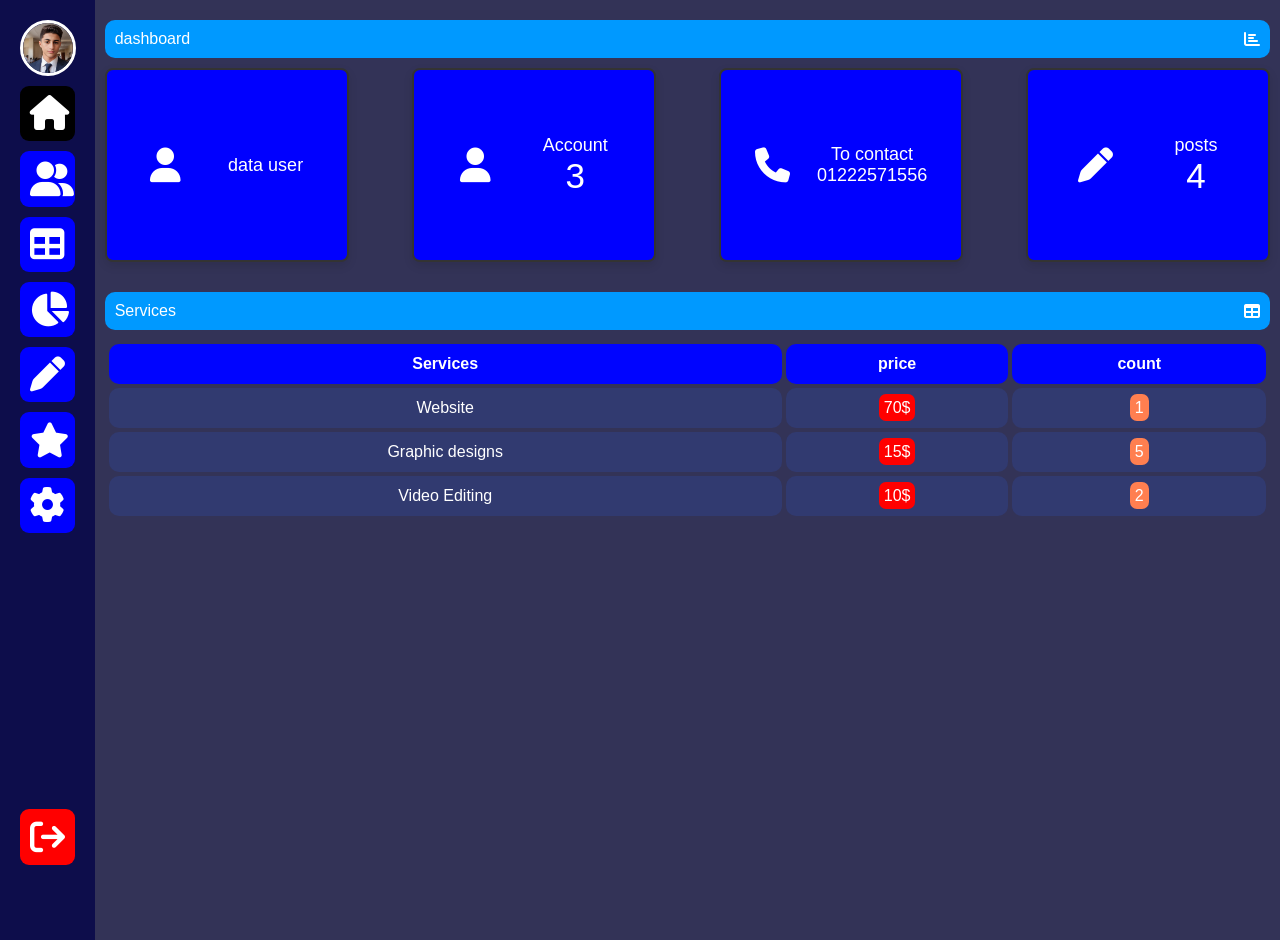
<file: index.HTML>
<!DOCTYPE html>
<html lang="en">
<head>
    <meta charset="UTF-8">
    <meta name="viewport" content="width=device-width, initial-scale=1.0">
    <title>Omar Mohamed</title>
    <link rel="stylesheet" href="C.CSS">
    <link rel="stylesheet" href="https://cdnjs.cloudflare.com/ajax/libs/font-awesome/6.4.0/css/all.min.css">

</head>
<body>
    <!--parent-->
   <div class="menu"> 
    <ul><!--القائمه -->
<li class="profiled"> <!--img code -->
    <div class="img1 ">
<img src="ba73108171834d0f9fe9571f8538a533.jpg" alt="profile">
    </div> 
    <h2>Omar Mohamed</h2>

</li><!--img code -->

<li><!--hOME iCON -->
    <a  class="mm" href="#">
        <i class="fas fa-home"></i>
        <p>Home</p>
    </a>
</li><!--hOME iCON -->

<li><!--Clients iCON -->
    <a href="o2.html"  class="Clients">
        <i class="fas fa-user-group"></i>
        
        <p>Work team</p>
    </a>
</li><!--Clients iCON -->


<li><!--tabel iCON -->
    <a href="o3.html" class="Clients">
        <i class="fas fa-table"></i>
        <p>Services</p>
    </a>
</li><!--tabel iCON -->

<li><!--charts iCON -->
    <a href="o4.html" class="Clients">
        <i class="fas fa-chart-pie"></i>
        <p>charts</p>
    </a>
</li><!--charts iCON -->


<li><!--postse iCON -->
    <a href="o5.html">
        <i class="fas fa-pen"></i>
        <p>posts</p>
    </a>
</li><!--posts iCON -->


<li><!--favorite work iCON -->
    <a href="O6.HTML">
        <i class="fas fa-star"></i>
        <p>favorite work</p>
    </a>
</li><!--favorite work iCON -->

<li><!--Settings iCON -->
    <a href="#">
        <i class="fas fa-cog"></i>
        <p>Settings</p>
    </a>
</li><!--Settings iCON -->

<li class="log-out"><!--log out iCON -->
    <a href="https://www.google.com">
        <i class="fas fa-sign-out"></i>
        <p>log out</p>
    </a>
</li><!--log out  iCON -->

    </ul><!--القائمه -->
   </div><!--parent-->


   <div class="content"><!--parent-->
    <div class="title-info"><!--المحتوي -->
    <p>dashboard</p>
    <i class="fas fa-chart-bar"></i>
     </div><!--المحتوي -->
      
     <div class="data-info"><!--all box-->

        <a class="ss" href="m1.html">
          
            <div class="box"><!--data user-->
                <i class=" fas fa-user"></i>
                <div class="data "> 
                    <p>data user</p>
                </div>
            </div><!--data user-->
        </a>
            
             <a class="ss"  href="o9.html" >
                 <div class="box"><!--Account-->
                 <i class=" fas fa-user"></i> 
                <div class="data "> 
                    <p>Account</p>
                    <span>3</span>
                    
                </div>
            </div><!--Account-->

             </a>
             
               <a  class="ss"  href="">

            <div class="box"><!--التواصل-->
                <i class=" fas fa-phone"></i>
                <div class="data "> 
                    <p>To contact</p>
                     <p>01222571556</p>
                   
                </div>
            </div><!--التواصل-->

               </a>

 
             
            
         <a class="ss"  href="o5.html">
               <div class="box"><!--posts-->
                <i class=" fas fa-pen"></i>
                <div class="data "> 
                    <p>posts</p>
                    <span>4</span>
                   
                </div>
            </div><!--posts-->
         </a>

     </div><!--all box-->

      <div class="title-info"><!-- Servicesالمحتوي -->
    <p>Services</p>
    <i class="fas fa-table"></i>
     </div><!-- Servicesالمحتوي -->
    
     <table><!--Services-->

        <thead>
            <tr>
                <th>Services</th>
                <th>price</th>
                <th>count</th>
            </tr>
        </thead> 
        
        <tbody>
            <tr><!--website-->
                <td>Website</td>
                <TD><span class="price">70$</span></TD>
                <td><span class="count">1</span></td>
            </tr><!--website-->


            
            <tr><!--Graphic designs-->
                <td>Graphic designs</td>
                <TD><span class="price">15$</span></TD>
                <td><span class="count">5</span></td>
            </tr><!--Graphic designs-->


            
            <tr><!--Video Editing-->
                <td>Video Editing</td>
                <TD><span class="price">10$</span></TD>
                <td><span class="count">2</span></td>
            </tr><!--Video Editing-->
        </tbody>

     </table><!--Services-->


   </div><!--parent-->  
   
</body>
</html>
</file>
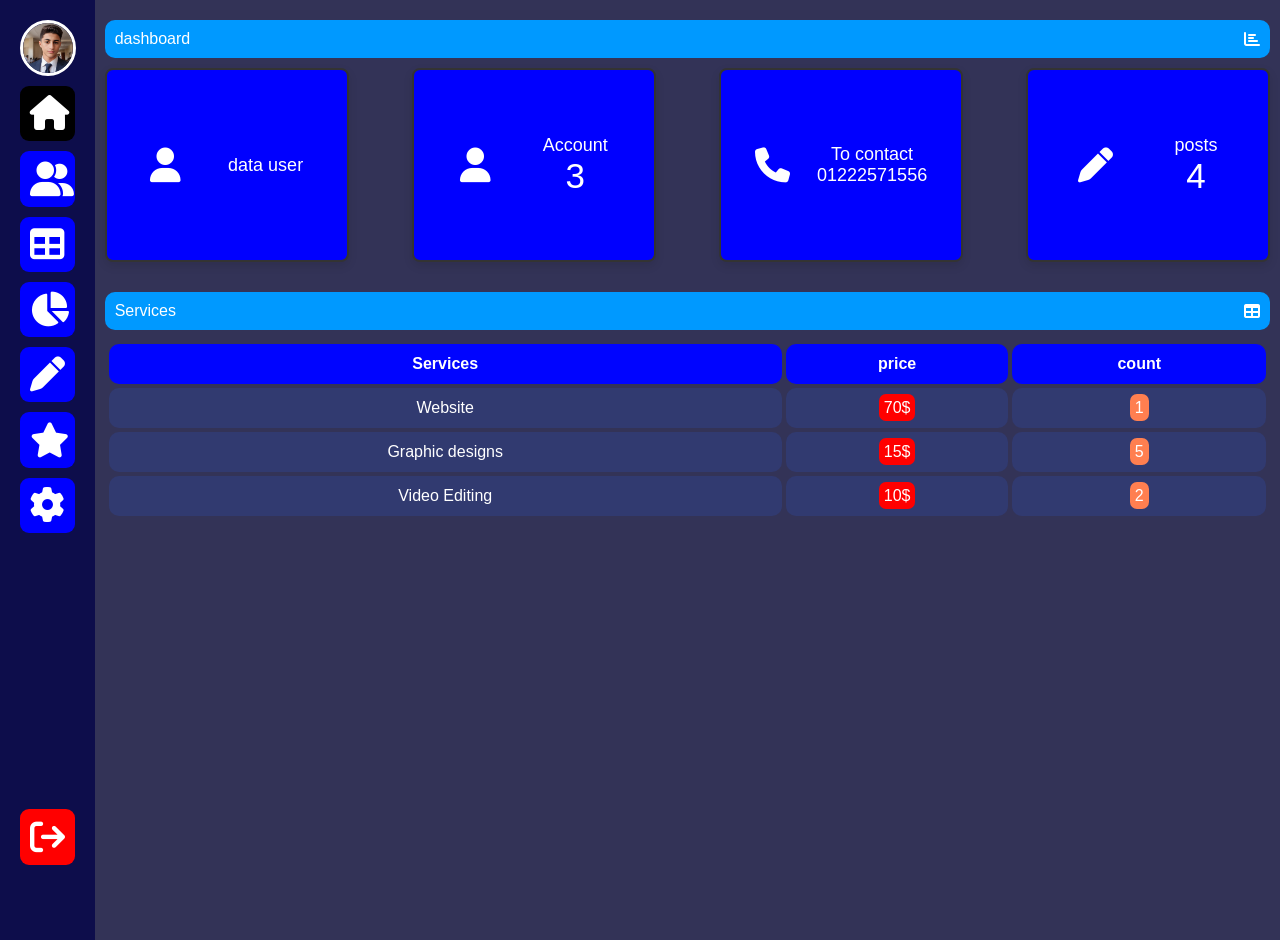
<file: H.HTML>
<!DOCTYPE html>
<html lang="en">
<head>
    <meta charset="UTF-8">
    <meta name="viewport" content="width=device-width, initial-scale=1.0">
    <title>Omar Mohamed</title>
    <link rel="stylesheet" href="C.CSS">
    <link rel="stylesheet" href="https://cdnjs.cloudflare.com/ajax/libs/font-awesome/6.4.0/css/all.min.css">

</head>
<body>
    <!--parent-->
   <div class="menu"> 
    <ul><!--القائمه -->
<li class="profiled"> <!--img code -->
    <div class="img1 ">
<img src="ba73108171834d0f9fe9571f8538a533.jpg" alt="profile">
    </div> 
    <h2>Omar Mohamed</h2>

</li><!--img code -->

<li><!--hOME iCON -->
    <a  class="mm" href="#">
        <i class="fas fa-home"></i>
        <p>Home</p>
    </a>
</li><!--hOME iCON -->

<li><!--Clients iCON -->
    <a href="o2.html"  class="Clients">
        <i class="fas fa-user-group"></i>
        
        <p>Work team</p>
    </a>
</li><!--Clients iCON -->


<li><!--tabel iCON -->
    <a href="o3.html" class="Clients">
        <i class="fas fa-table"></i>
        <p>Services</p>
    </a>
</li><!--tabel iCON -->

<li><!--charts iCON -->
    <a href="o4.html" class="Clients">
        <i class="fas fa-chart-pie"></i>
        <p>charts</p>
    </a>
</li><!--charts iCON -->


<li><!--postse iCON -->
    <a href="o5.html">
        <i class="fas fa-pen"></i>
        <p>posts</p>
    </a>
</li><!--posts iCON -->


<li><!--favorite work iCON -->
    <a href="O6.HTML">
        <i class="fas fa-star"></i>
        <p>favorite work</p>
    </a>
</li><!--favorite work iCON -->

<li><!--Settings iCON -->
    <a href="#">
        <i class="fas fa-cog"></i>
        <p>Settings</p>
    </a>
</li><!--Settings iCON -->

<li class="log-out"><!--log out iCON -->
    <a href="https://www.google.com">
        <i class="fas fa-sign-out"></i>
        <p>log out</p>
    </a>
</li><!--log out  iCON -->

    </ul><!--القائمه -->
   </div><!--parent-->


   <div class="content"><!--parent-->
    <div class="title-info"><!--المحتوي -->
    <p>dashboard</p>
    <i class="fas fa-chart-bar"></i>
     </div><!--المحتوي -->
      
     <div class="data-info"><!--all box-->

        <a class="ss" href="m1.html">
          
            <div class="box"><!--data user-->
                <i class=" fas fa-user"></i>
                <div class="data "> 
                    <p>data user</p>
                </div>
            </div><!--data user-->
        </a>
            
             <a class="ss"  href="o9.html" >
                 <div class="box"><!--Account-->
                 <i class=" fas fa-user"></i> 
                <div class="data "> 
                    <p>Account</p>
                    <span>3</span>
                    
                </div>
            </div><!--Account-->

             </a>
             
               <a  class="ss"  href="">

            <div class="box"><!--التواصل-->
                <i class=" fas fa-phone"></i>
                <div class="data "> 
                    <p>To contact</p>
                     <p>01222571556</p>
                   
                </div>
            </div><!--التواصل-->

               </a>

 
             
            
         <a class="ss"  href="o5.html">
               <div class="box"><!--posts-->
                <i class=" fas fa-pen"></i>
                <div class="data "> 
                    <p>posts</p>
                    <span>4</span>
                   
                </div>
            </div><!--posts-->
         </a>

     </div><!--all box-->

      <div class="title-info"><!-- Servicesالمحتوي -->
    <p>Services</p>
    <i class="fas fa-table"></i>
     </div><!-- Servicesالمحتوي -->
    
     <table><!--Services-->

        <thead>
            <tr>
                <th>Services</th>
                <th>price</th>
                <th>count</th>
            </tr>
        </thead> 
        
        <tbody>
            <tr><!--website-->
                <td>Website</td>
                <TD><span class="price">70$</span></TD>
                <td><span class="count">1</span></td>
            </tr><!--website-->


            
            <tr><!--Graphic designs-->
                <td>Graphic designs</td>
                <TD><span class="price">15$</span></TD>
                <td><span class="count">5</span></td>
            </tr><!--Graphic designs-->


            
            <tr><!--Video Editing-->
                <td>Video Editing</td>
                <TD><span class="price">10$</span></TD>
                <td><span class="count">2</span></td>
            </tr><!--Video Editing-->
        </tbody>

     </table><!--Services-->


   </div><!--parent-->  
   
</body>
</html>
</file>
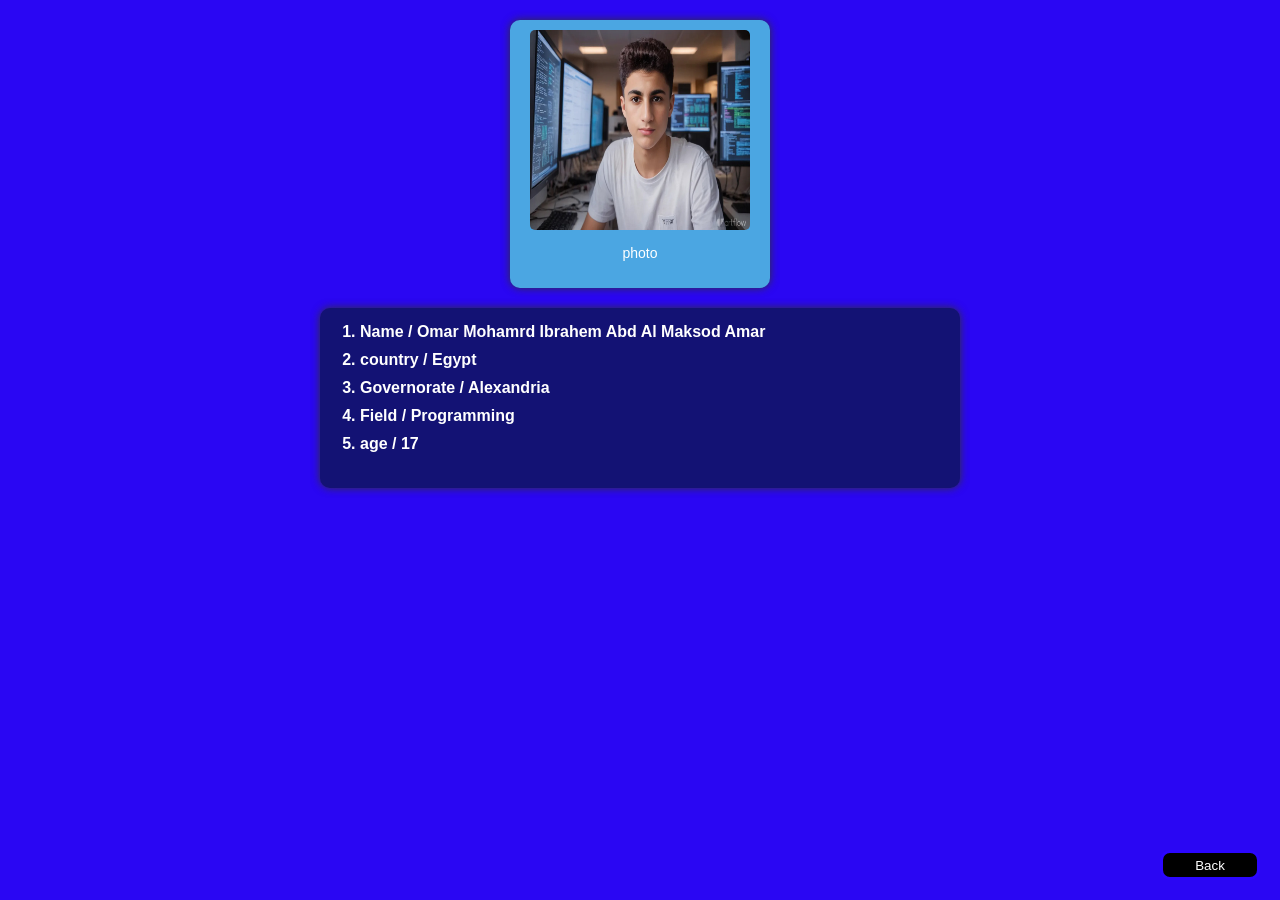
<file: m1.html>
<!DOCTYPE html>
<html lang="en">
<head>
    <meta charset="UTF-8">
    <meta name="viewport" content="width=device-width, initial-scale=1.0">
    <title>Omar Mohamed</title>
    <link rel="stylesheet" href="o10.css">
</head>
<body>

    <div class="container">
        <div class="img">
            <img src="img33.jpg" alt="Me">
            <p>photo</p>
        </div>

        <!-- المستطيل تحت الصورة -->
        <div class="box">
            <ol>
                <li>Name / Omar Mohamrd Ibrahem Abd Al Maksod Amar</li>
                <li>country / Egypt</li>
                <li>Governorate / Alexandria</li>
                <li>Field / Programming</li>
                <li>age / 17</li>
            </ol>
        </div>
    </div>
    
    <button class="back" onclick="history.back()">Back</button>

</body>
</html>
</file>
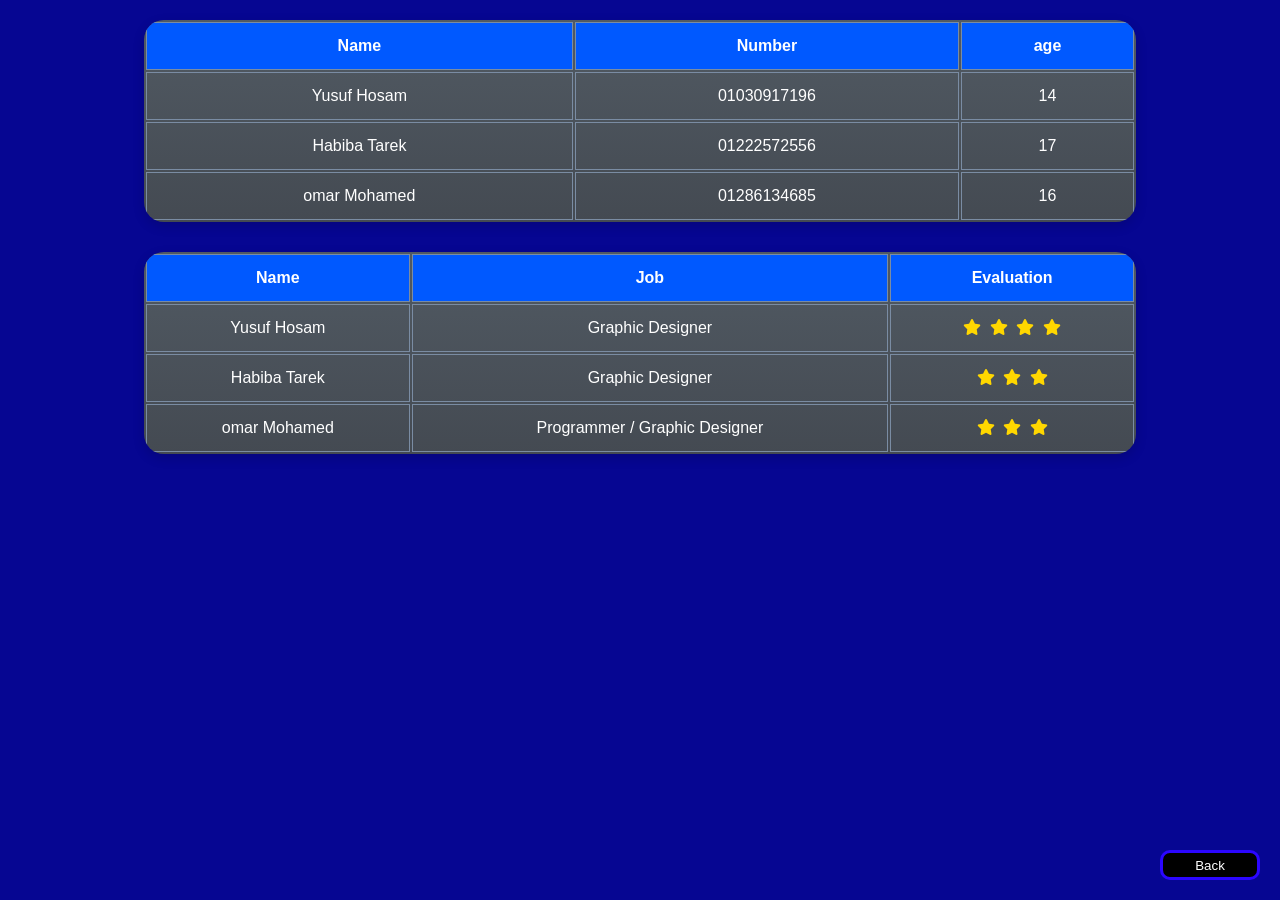
<file: o2.html>
<!DOCTYPE html>
<html lang="en">
<head>
    <meta charset="UTF-8">
    <meta name="viewport" content="width=device-width, initial-scale=1.0">
    <title>Omar Mohamed</title>
     <link rel="stylesheet" href="https://cdnjs.cloudflare.com/ajax/libs/font-awesome/6.4.0/css/all.min.css">
    <link rel="stylesheet" href="o2.css">
</head>
<body>


        
   <div class="background"></div>


    <table><!--Services-->

        <thead>
            <tr>
                <th>Name</th>
                <th>Number</th>
                <th>age</th>
            </tr>
        </thead> 
        
        <tbody>
            <tr><!--website-->
                <td>Yusuf Hosam</td>
                <TD><span class="price">01030917196</span></TD>
                <td><span class="count">14</span></td>
            </tr><!--website-->


            
            <tr><!--Graphic designs-->
                <td>Habiba Tarek</td>
                <TD><span class="price">01222572556</span></TD>
                <td><span class="count">17</span></td>
            </tr><!--Graphic designs-->


            
            <tr><!--Video Editing-->
                <td>omar Mohamed</td>
                <TD><span class="price">01286134685</span></TD>
                <td><span class="count">16</span></td>
            </tr><!--Video Editing-->
        </tbody>


  
     </table><!--Services-->

<table class="t2"><!--table2-->
      <thead >
            <tr>
                <th>Name</th>
                <th>Job</th>
                <th>Evaluation</th>
            </tr>
        </thead> 
        
       
        <tbody>
            <tr><!--Job-->
                <td>Yusuf Hosam</td>
                <TD><span class="price">Graphic Designer</span></TD>
                <td>
                    <i class="fas fa-star"></i>  
                    <i class="fas fa-star"></i>
                    <i class="fas fa-star"></i>
                    <i class="fas fa-star"></i>     
                
                </td>
            </tr><!--Job-->


            
            <tr><!--Job-->
                <td>Habiba Tarek</td>
                <TD><span class="price">Graphic Designer</span></TD>
                <td>
                    <i class="fas fa-star"></i>
                    <i class="fas fa-star"></i>
                    <i class="fas fa-star"></i>
                </td>
            </tr><!--Job-->


            
            <tr><!--Job-->
                <td>omar Mohamed</td>
                <TD><span class="price">Programmer / Graphic Designer </span></TD>
                <td> 
                     <i class="fas fa-star"></i>
                      <i class="fas fa-star"></i>
                       <i class="fas fa-star"></i>
                </td>
            </tr><!--Job-->
        </tbody>


</table><!--table2-->
    <button class="back" onclick="history.back()">Back</button>
  
    
  

 

</body>
</html>
</file>
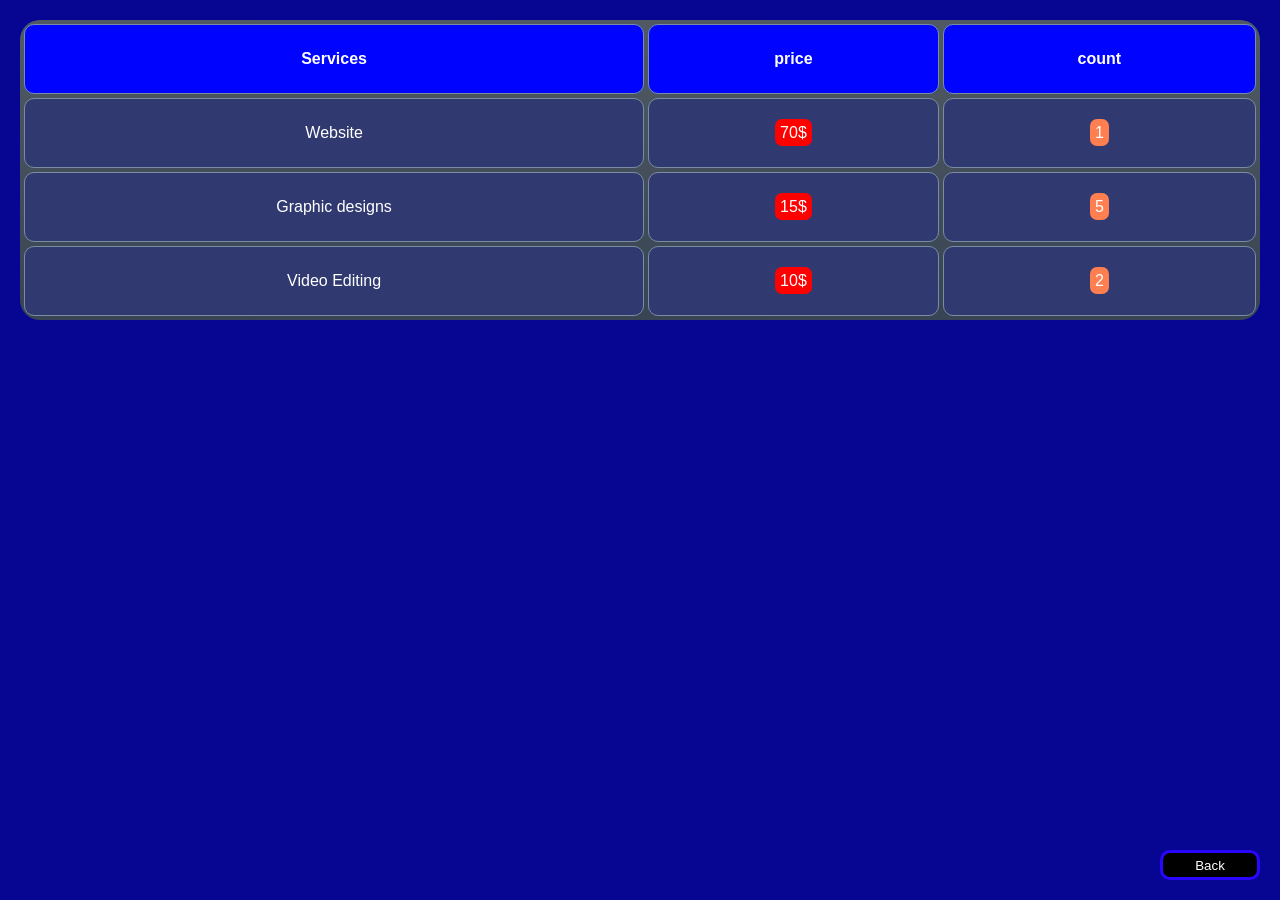
<file: o3.html>
<!DOCTYPE html>
<html lang="en">
<head>
    <meta charset="UTF-8">
    <meta name="viewport" content="width=device-width, initial-scale=1.0">
    <title>Omar Mohamed</title>
    <link rel="stylesheet" href="o3.css">
</head>
<body>
    <table><!--Services-->

        <thead>
            <tr>
                <th>Services</th>
                <th>price</th>
                <th>count</th>
            </tr>
        </thead> 
        
        <tbody>
            <tr><!--website-->
                <td>Website</td>
                <TD><span class="price">70$</span></TD>
                <td><span class="count">1</span></td>
            </tr><!--website-->


            
            <tr><!--Graphic designs-->
                <td>Graphic designs</td>
                <TD><span class="price">15$</span></TD>
                <td><span class="count">5</span></td>
            </tr><!--Graphic designs-->


            
            <tr><!--Video Editing-->
                <td>Video Editing</td>
                <TD><span class="price">10$</span></TD>
                <td><span class="count">2</span></td>
            </tr><!--Video Editing-->
        </tbody>

     </table><!--Services-->
<button class="back" onclick="history.back()">Back</button>

</body>
</html>
</file>
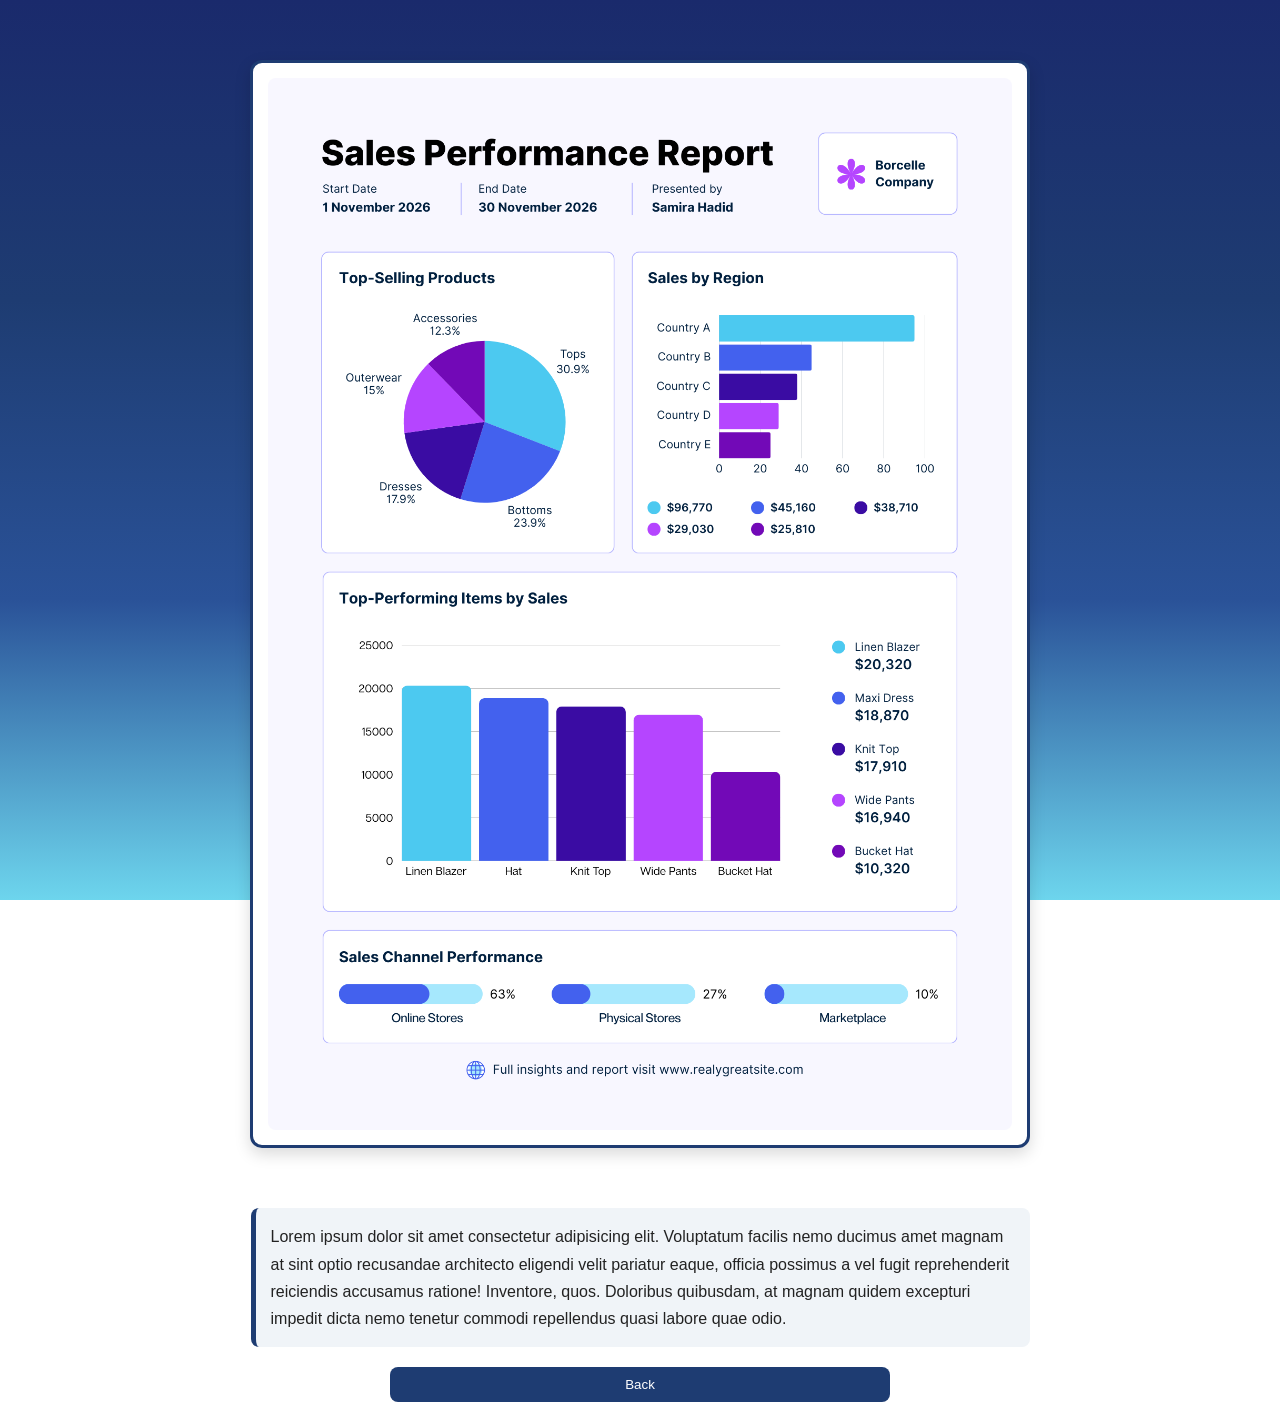
<file: o4.html>
<!DOCTYPE html>
<html lang="en">
<head>
  <meta charset="UTF-8">
  <meta name="viewport" content="width=device-width, initial-scale=1.0">
  <title>Omar Mohamed</title>
  <link rel="stylesheet" href="o4.css">
</head>
<body>

  <!-- صورة الورقة -->
  <div class="a4-container">
    <img src="45.png" alt="A4 Document">
  </div>

  <!-- النص تحت الورقة -->
  <p class="doc-text">
    Lorem ipsum dolor sit amet consectetur adipisicing elit. Voluptatum facilis nemo ducimus amet magnam at sint optio recusandae architecto eligendi velit pariatur eaque, officia possimus a vel fugit reprehenderit reiciendis accusamus ratione! Inventore, quos. Doloribus quibusdam, at magnam quidem excepturi impedit dicta nemo tenetur commodi repellendus quasi labore quae odio.
  </p>
<button onclick="history.back()">Back</button>
</body>
</html>
</file>
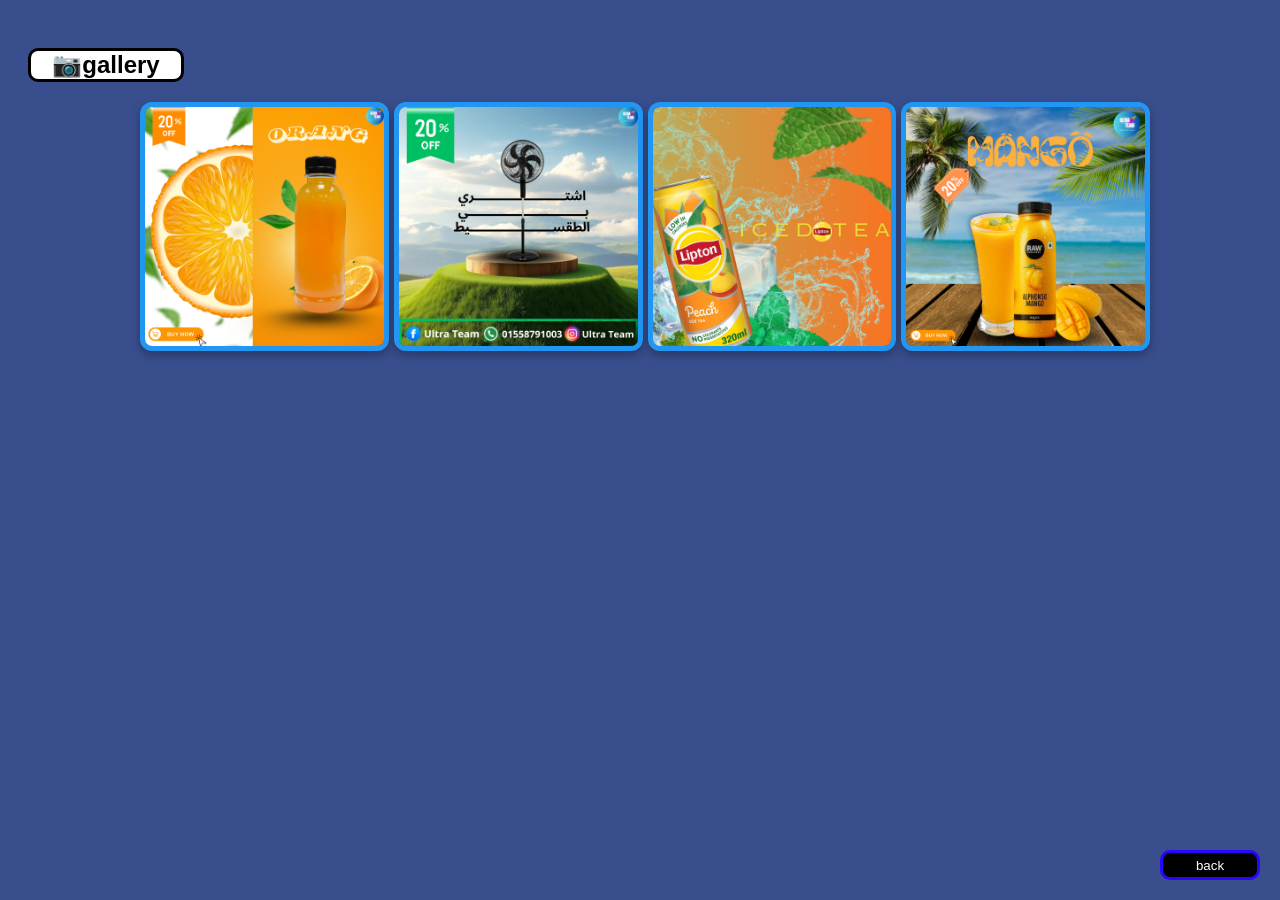
<file: o5.html>
<!DOCTYPE html>
<html lang="ar">
<head>
  <meta charset="UTF-8">
  <title>Omar Mohamed</title>
  <link rel="stylesheet" href="o5.css"> <!-- ربط ملف CSS -->
</head>
<body>

  <h2>📷gallery</h2>

  <div class="gallery">
    <a href="#img1"><img src="Orang.png" alt="صورة 1"></a>
    <a href="#img2"><img src="اشتري بل الطقس.png" alt="صورة 2"></a>
    <a href="#img3"><img src="shine.png" alt="صورة 3"></a>
    <a href="#img4"><img src="صيفيك.png" alt="صورة 4"></a>
  </div>

  <!-- صور مكبرة -->
  <div id="img1" class="popup">
    <a href="#"><img src="Orang.png"></a>
  </div>
  <div id="img2" class="popup">
    <a href="#"><img src="اشتري بل الطقس.png"></a>
  </div>
  <div id="img3" class="popup">
    <a href="#"><img src="shine.png"></a>
  </div>
  <div id="img4" class="popup">
    <a href="#"><img src="صيفيك.png"></a>
  </div>
<button class="back" onclick="window.location.href='H.HTML'">back</button>








</body>
</html>
</file>
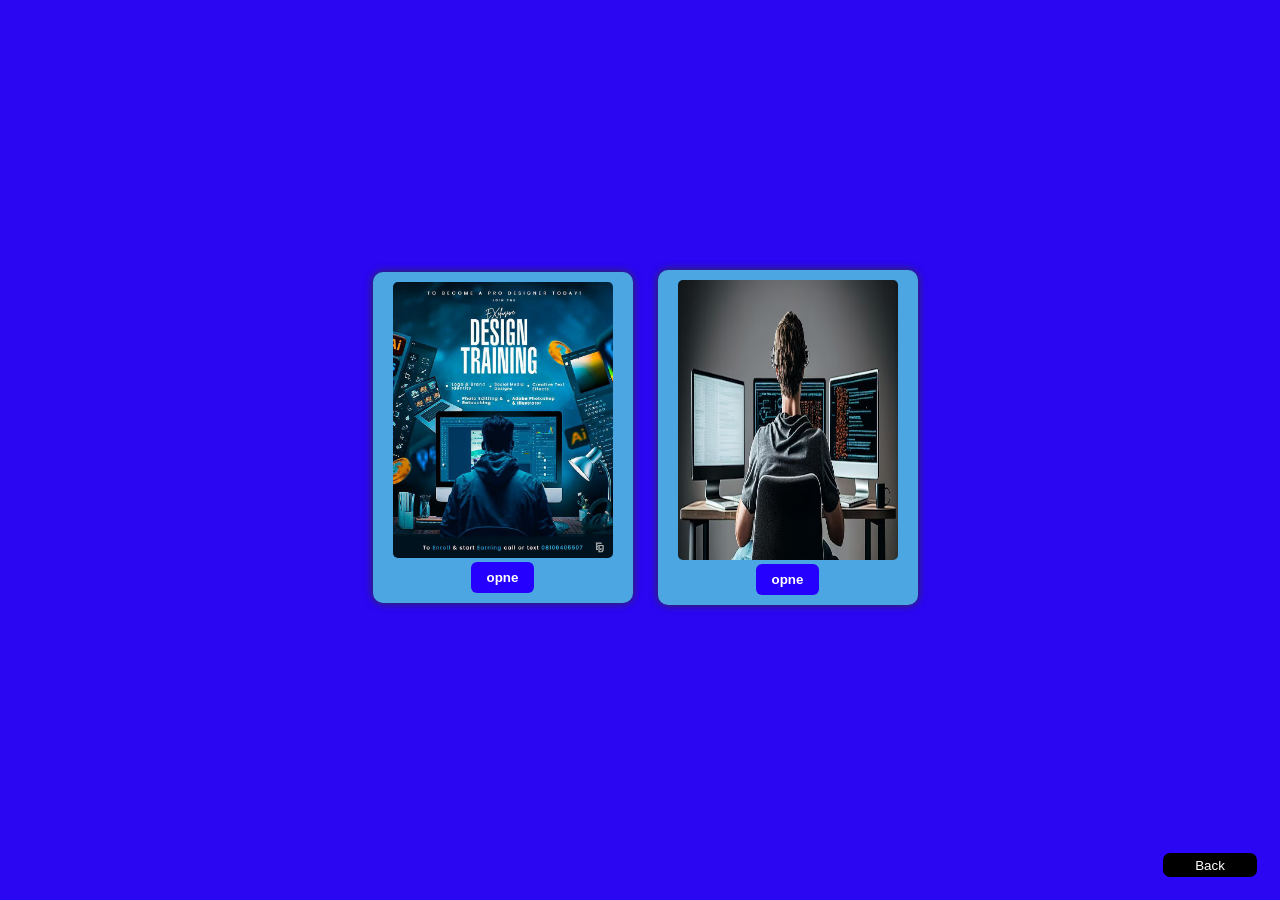
<file: O6.HTML>
<!DOCTYPE html>
<html lang="en">
<head>
    <meta charset="UTF-8">
    <meta name="viewport" content="width=device-width, initial-scale=1.0">
    <title>Omar Mohamed</title>
    <link rel="stylesheet" href="O6.CSS">

</head>
<body>
    
    <div class="card"><!--img code g-->
        <img src="46.jpg" alt="Graphic">
        <a href="o7.html">
            <button>opne</button>
        </a>
    </div><!--img code g-->

    <div class="card1"><!--img code p-->
     <img src="77.avif" alt="Programmer">
     <a href="o8.html">
        <button>opne</button>
     </a>
    </div><!--img code p-->
 <div class="button ">
       <button class="back" onclick="history.back()">Back</button>
 </div>
    
</body>
</html>
</file>
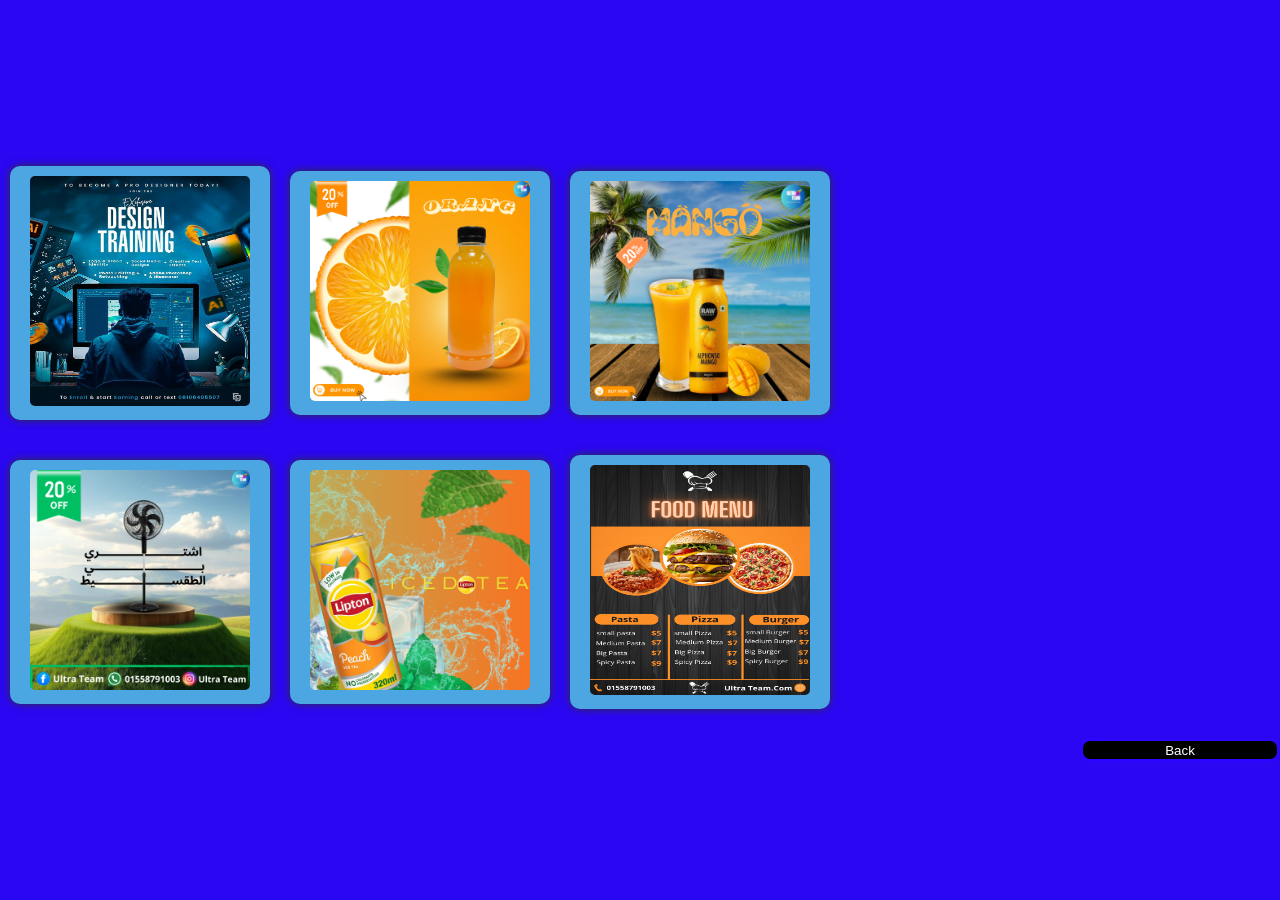
<file: o7.html>
<!DOCTYPE html>
<html lang="en">
<head>
    <meta charset="UTF-8">
    <meta name="viewport" content="width=device-width, initial-scale=1.0">
    <title>Omar Mohamed</title>
    <link rel="stylesheet" href="o7.css">
</head>
<body>
      
    <div class="parent"> <!--parent-->

<div class="card7"><!--img-->
<img src="46.jpg" >
</div><!--img-->

<div class="card"><!--img2-->
   
    <img src="Orang.png" >

</div><!--img2-->


<div class="card"><!--img3-->
   
    <img src="صيفيك.png" >

</div><!--img3-->

<div class="card"><!--img4-->
   
    <img src="اشتري بل الطقس.png" >
    

</div><!--img4-->

<div class="card"><!--img5-->
   
    <img src="shine.png" >

</div><!--img5-->

<div class="card7"><!--img6-->
   
    <img  src="Food Menu.png" >

</div><!--img6-->


    </div><!--parent-->

    <div class="button"> 
    <button class="back" onclick="history.back()">Back</button>
</div>
</body>
</html>
</file>
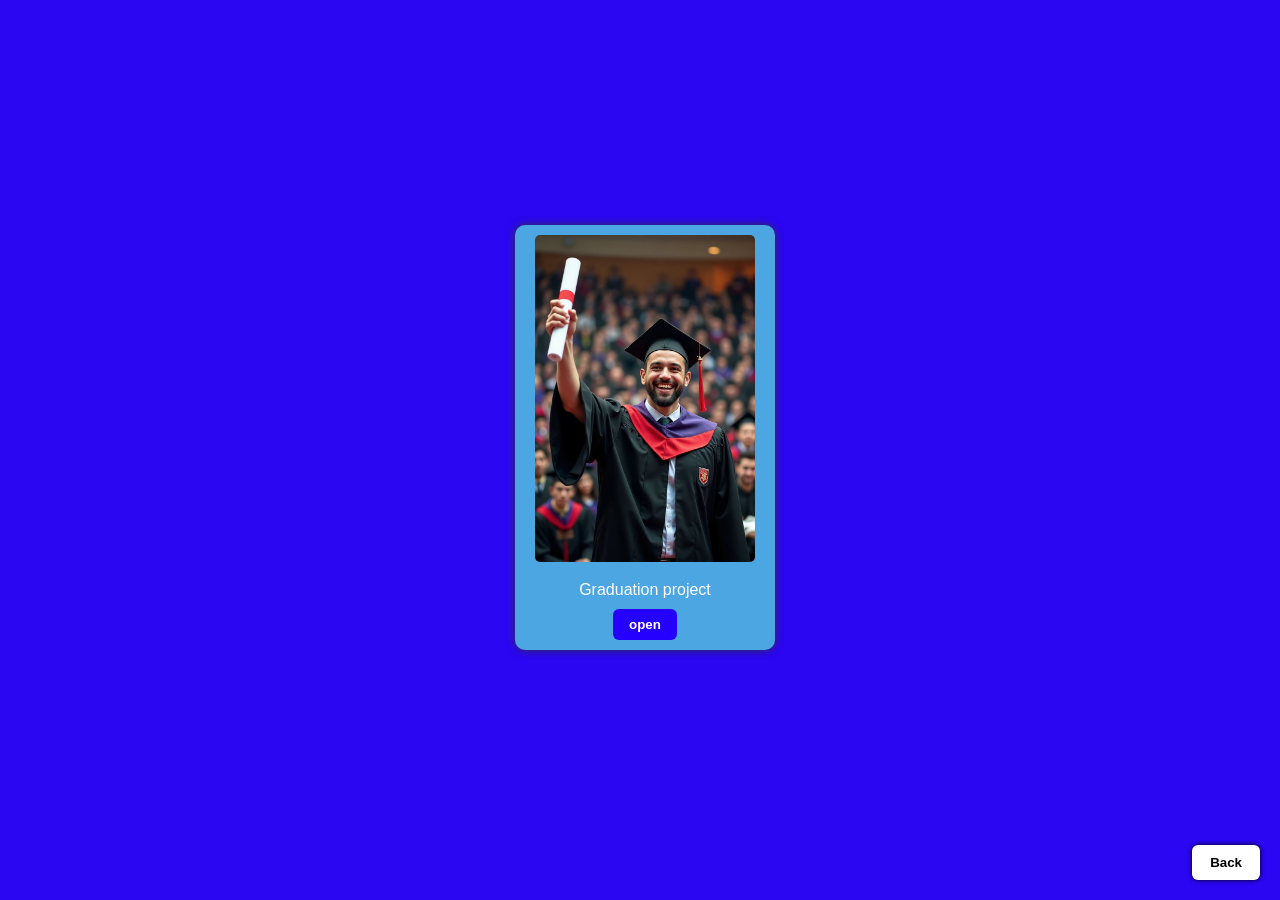
<file: o8.html>
<!DOCTYPE html>
<html lang="en">
<head>
  <meta charset="UTF-8">
  <meta name="viewport" content="width=device-width, initial-scale=1.0">
  <title>Omar Mohamed</title>
  <link rel="stylesheet" href="o8.css">
</head>
<body>

  <div class="card"><!--img2-->
    <img src="88.jpg" >
    <p>Graduation project</p>
    <a href="Graduation project/omar.html"> 
      <button>open</button>
    </a>
  </div><!--img2-->

  <!-- زرار الباك خارج الكارد -->
  <button class="back" onclick="history.back()">Back</button>

</body>
</html>
</file>
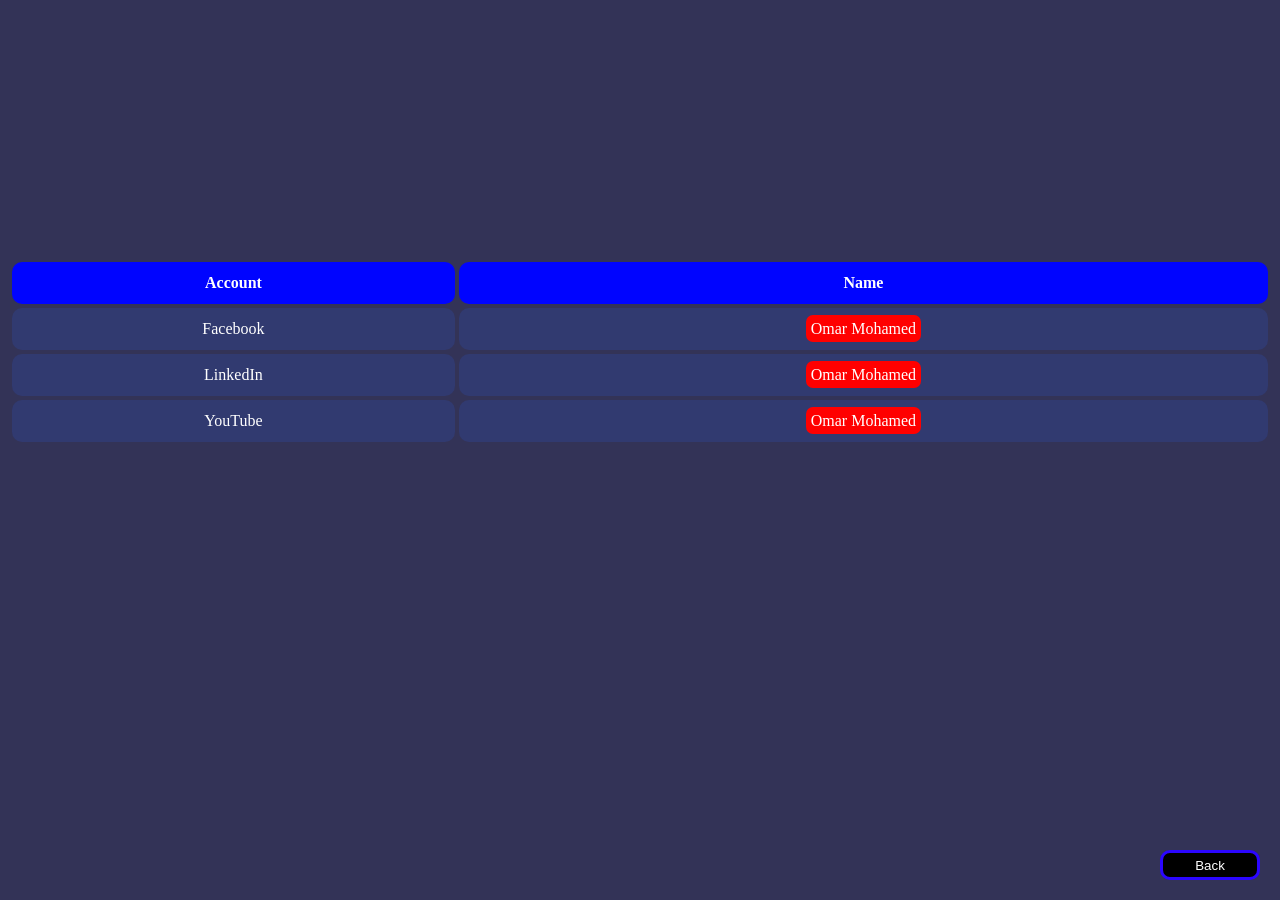
<file: o9.html>
<!DOCTYPE html>
<html lang="en">
<head>
    <meta charset="UTF-8">
    <meta name="viewport" content="width=device-width, initial-scale=1.0">
    <title>Omar Mohamed</title>
    <link rel="stylesheet" href="o9.css">
</head>
<body>

    <table><!--Services-->

        <thead>
            <tr>
                
                <th>Account</th>
                <th>Name</th>
               
            </tr>
        </thead> 
        
        <tbody>
            <tr><!--website-->
                   
                <td>Facebook</td>
                <TD><span class="price">Omar Mohamed</span></TD>
               
            </tr><!--website-->


            
            <tr><!--Graphic designs-->
                <td>LinkedIn</td>
                <TD><span class="price">Omar Mohamed</span></TD>
                
            </tr><!--Graphic designs-->


            
            <tr><!--Video Editing-->
                <td>YouTube</td>
                <TD><span class="price">Omar Mohamed</span></TD>
               
            </tr><!--Video Editing-->
        </tbody>

     </table><!--Services-->
     <button class="back" onclick="history.back()">Back</button>
</body>
</html>
</file>
<file: C.CSS>
*{
    padding: 0;
    margin: 0;
    color: white;
    font-family: sans-serif;
}
body{
    background: rgb(51, 51, 87);
    display: flex;

}



.menu{
background-color: rgb(13, 13, 75);
width: 60px;
height: 100vh;
padding: 20px;
overflow: hidden;
transition: .7s;
}
.menu:hover{
    width:260px ;
}
ul{
    list-style: none;
    position: relative;
    height: 95%;
}
ul li a{ 
    display: block;
    text-decoration: none;
    background-color: blue;
    padding: 10px;
    margin: 10px 0;
    border-radius: 9px;
    display: flex;
    align-items: center;
    gap: 30px;
    transition: .7s;

}
ul li a:hover,.data-info .box:hover{
    
    background-color: rgb(117, 112, 112);


}

.mm{
     background-color: black;

}
.log-out{
    position: absolute;
    bottom: 0;
    width: 100%;

}
.log-out a{
    background-color: red;
}
ul li a i{
    font-size: 35px;

}
.img1{
   width: 50px;
  height: 50px;
  border-radius: 50%;
  overflow: hidden;
   border: 3px solid white;
   flex-shrink: 0;
}
.img1 img{
  width: 100%;
  height: 100%;
  object-fit: cover;}
.profiled{
    display: flex;
    align-items: center;
    gap: 25px;
}
.profiled h2{
    font-size: 15px;
    text-transform: capitalize;
}
.content{
    width: 100%; 
    margin: 10px;

}
.title-info{
    background-color: rgb(0, 153, 255);
    padding: 10px;
    display: flex;
    align-items: center;
    justify-content: space-between;
    border-radius: 10px;
    margin: 10px 0;
    
    
}
.data-info{
    display: flex;
    align-items: center;
    justify-content: space-between;
    flex-wrap: wrap;
    gap: 10px;
}
.data-info .box{
    background-color: blue;
    height: 150px;
    flex-basis: 150px;
    flex-grow: 1;
    border-radius: 8px;
    display: flex;
    align-items: center;
    justify-content: space-around ;
    
}
.data-info .box i{
    font-size: 35px;
    
    
}
.data-info .box .data{
    text-align: center;
    
}
.data-info .box .data span{
font-size: 35px;


}
table{
    width: 100%;
    text-align: center;
    border-spacing: 4px;
   
    
}
td,th{
    background-color: rgb(49, 58, 112);
    height: 40px;
     border-radius: 10px;
}

th{
    background-color: rgb(0, 4, 255);
}

.price,.count{
    padding: 5px;
    border-radius: 7px;
}
.price{
    background-color: red;
}
.count{
    background-color: coral;
}

.Clients:hover {
  background: darkblue;   /* تأثير عند المرور */
}
.box {
  display: block;              /* يخليه ياخد مساحة كاملة */
  width: 200px;
  margin: 0 auto 20px;
  padding: 20px;
  background: #fff;
  border: 2px solid #333;
  border-radius: 12px;
  box-shadow: 0 4px 10px rgba(0,0,0,.1);
  text-decoration: none;       /* يشيل الخط تحت الكلام */
  color: #111;                 /* لون النص */
  font-size: 18px;
  transition: 0.3s;
  
  
}

.ss{
 
  text-decoration: none;


}
</file>
<file: o10.css>
body {
  margin: 0;
  padding: 0;
  background-color: #2a06f3;
  font-family: sans-serif;
  display: flex;
  justify-content: center;   /* يخلي الكونتينر كله في النص */
  align-items: flex-start;   /* يبدأ من فوق */
  min-height: 100vh;
}

.container {
  display: flex;
  flex-direction: column; /* العناصر جواها تبقى تحت بعض */
  align-items: center;    /* يخليهم في النص عرضياً */
  margin-top: 20px;
}

.img {
  background-color: #4ba6e2;
  border-radius: 10px;
  padding: 10px 20px;
  width: 220px;
  text-align: center;
  box-shadow: 0 0 8px #333;
  transition: transform 0.3s;
  margin-bottom: 20px; /* مسافة بين الصورة والمستطيل */
}

.img img {
  width: 100%;
  border-radius: 5px;
  height: 200px;
}

.img p {
  font-size: 14px;
  color: #ffffff;
  text-align: center;
  line-height: 1.6;
  margin-top: 8px;
}

.box {
  width: 600px;
  height: 150px;
  background: rgb(19, 18, 116);
  border-radius: 10px;
  padding: 15px 20px;
  box-shadow: 0 0 8px #333;
}

.box ol {
  margin: 0;
  padding-left: 20px;
  color: #ffffff;
  font-size: 16px;
  font-weight: bold;
  
}
.box ol li {
  margin-bottom: 10px; 
}

.back {
  position: fixed;
  bottom: 20px;
  right: 20px;
  border-radius: 10px;
  border: solid;
  border-color: rgb(43, 6, 255);
  width: 100px;
  height: 30px;
  background-color: rgb(0, 0, 0);
  color: white;
  cursor: pointer;
}

.back:hover {
  background-color: red;
}
</file>
<file: o2.css>
body {
    margin: 0;
    padding: 20px;
    font-family: Arial, sans-serif;
    background: rgb(6, 6, 146);
    display: flex;
    flex-direction: column;
    align-items: center;
}

/* للجداول */
/* تصميم عام للجداول */
table {
    width: 80%;
    
    margin-bottom: 30px;
    background: linear-gradient(180deg, #515a63, #444a52); /* أزرق رمادي فاتح */
    box-shadow: 0 4px 12px rgba(0,0,0,0.15);
    border-radius: 20px;
    overflow: hidden;
    color: #ffffff;
    text-align: center; /* توسيط أفقي */
}

/* خلايا الجدول */
table th, table td {
    padding: 14px;
    border: 1px solid #7a8ca3; /* لون الفواصل أزرق رمادي واضح */
   
}

/* الهيدر */
table thead {
    background: #0059ff; /* أزرق غامق رسمي */
    color: white;
}



/* تحسين النجوم */
.fa-star {
    color: gold;
    margin: 0 2px;
}

.back {
  position: fixed;       /* يثبت مكانه */
  bottom: 20px;          /* مسافة من تحت */
  right: 20px;           /* مسافة من اليمين */
  border-radius: 10px;
  border: solid;
  border-color: rgb(43, 6, 255);
  width: 100px;
  height: 30px;
  background-color: rgb(0, 0, 0);
  color: white;
  cursor: pointer;
}

.back:hover {
  background-color: red;
}


.item {
  position: relative;
  display: inline-block;
  margin: 10px;
  padding: 10px;
  border: 1px solid #ddd;
}

.star {
  position: absolute;
  top: 5px;
  right: 5px;
  cursor: pointer;
  font-size: 20px;
  color: gray;
  user-select: none;
}

.star.active {
  color: gold;
}
</file>
<file: o3.css>
table{
    width: 100%;
    text-align: center;
    border-spacing: 4px;
   
    
}
td,th{
    background-color: rgb(49, 58, 112);
    height: 40px;
     border-radius: 10px;
}

th{
    background-color: rgb(0, 4, 255);
}

.price,.count{
    padding: 5px;
    border-radius: 7px;
}
.price{
    background-color: red;
}
.count{
    background-color: coral;
}

.Clients:hover {
  background: darkblue;   /* تأثير عند المرور */
}












body {
    margin: 0;
    padding: 20px;
    font-family: Arial, sans-serif;
    background: rgb(6, 6, 146);
    display: flex;
    flex-direction: column;
    align-items: center;
}

/* للجداول */
/* تصميم عام للجداول */
table {
    width: 100%;
    
    margin-bottom: 30px;
    background: linear-gradient(180deg, #515a63, #384453); /* أزرق رمادي فاتح */
    
    border-radius: 20px;
    overflow: hidden;
    color: #ffffff;
    text-align: center; /* توسيط أفقي */
}

/* خلايا الجدول */
table th, table td {
    padding: 14px;
    border: 1px solid #7a8ca3; /* لون الفواصل أزرق رمادي واضح */
   
}

/* الهيدر */
table thead {
    background: #0059ff; /* أزرق غامق رسمي */
    color: white;
}




.back {
  position: fixed;       /* يثبت مكانه */
  bottom: 20px;          /* مسافة من تحت */
  right: 20px;           /* مسافة من اليمين */
  border-radius: 10px;
  border: solid;
  border-color: rgb(43, 6, 255);
  width: 100px;
  height: 30px;
  background-color: rgb(0, 0, 0);
  color: white;
  cursor: pointer;
}

.back:hover {
  background-color: red;
}
</file>
<file: o4.css>
/* خلفية الموقع */
body {
  margin: 0;
  padding: 20px;
  font-family: Arial, sans-serif;
  min-height: 100vh;
  background: linear-gradient(180deg, #1a2a6c, #1e3c72, #2a5298, #6dd5ed);
  background-attachment: fixed;
  display: flex;
  flex-direction: column;
  align-items: center;
}


.a4-container {
  width: 60%;
  max-width: 800px;
  margin: 40px auto;
  padding: 15px;
  background: #ffffff;
  border: 3px solid #1e3c72;    
  border-radius: 12px;
  box-shadow: 0 6px 16px rgba(0,0,0,0.15); 
  text-align: center;
}


.a4-container img {
  width: 100%;
  height: auto;
  display: block;
  border-radius: 8px;
}


.doc-text {
  width: 60%;
  max-width: 800px;
  margin: 20px auto;
  padding: 15px;
  font-size: 16px;
  line-height: 1.7;
  background: #f0f4f8;
  border-left: 5px solid #1e3c72;
  color: #222;
  border-radius: 8px;
}




/* زر الرجوع */
button {
    padding: 10px 20px;
    background: #1e3c72;
    color: white;
    border: none;
    border-radius: 8px;
    cursor: pointer;
    transition: 0.3s;
    width: 500px;
}
button:hover {
    background: #0040ff;
}
</file>
<file: o5.css>
body {
  background-color: #3050af;

  font-family: sans-serif;
  padding: 20px;
  text-align: center;
}

h2 {
  margin-bottom: 20px;
}

/* الشبكة */
.gallery {
  display: grid;
  grid-template-columns: repeat(auto-fill, minmax(200px, 1fr));
  gap: 15px;
  max-width: 1000px;
  margin: auto;
}

/* الإطار */
.gallery img {
  width: 100%;
  height: auto;
  border: 5px solid #2196f3;
  border-radius: 12px;
  box-shadow: 0 4px 10px rgba(0,0,0,0.3);
  cursor: pointer;
  transition: transform 0.2s;
}

.gallery img:hover {
  transform: scale(1.05);
}


/* النافذة المنبثقة */
.popup {
  display: none;
  position: fixed;
  z-index: 1000;
  left: 0;
  top: 0;
  width: 100%;
  height: 100%;
  background: rgba(0,0,0,0.8);
  justify-content: center;
  align-items: center;
}

.popup img {
  max-width: 80%;
  max-height: 80%;
  border: 5px solid #fff;
  border-radius: 12px;
  box-shadow: 0 4px 15px rgba(0,0,0,0.5);
}

.popup:target {
  display: flex;
}
 
h2{
    border: solid;
    border-radius: 10px;
  background-color: white;
  width: 150px;
}

.back {
  position: fixed;       /* يثبت مكانه */
  bottom: 20px;          /* مسافة من تحت */
  right: 20px;           /* مسافة من اليمين */
  border-radius: 10px;
  border: solid;
  border-color: rgb(43, 6, 255);
  width: 100px;
  height: 30px;
  background-color: rgb(0, 0, 0);
  color: white;
  cursor: pointer;
}

.back:hover {
  background-color: red;
}


body {
  background-color: #394e8d;
  font-family: sans-serif;
  padding: 20px;
  text-align: center;
}

h2 {
  margin-bottom: 20px;
}

/* العنصر */
.item {
  position: relative;
  display: inline-block;
  margin: 10px;
  padding: 10px;
  border: 1px solid #ddd;
  background: #fff;
  border-radius: 8px;
  box-shadow: 0 2px 6px rgba(0,0,0,0.1);
}

/* النجمة */
.star {
  position: absolute;
  top: 5px;
  right: 5px;
  cursor: pointer;
  font-size: 20px;
  color: gray;
  user-select: none;
}

.star.active {
  color: gold;
}


.item {
  position: relative;
  display: inline-block;
  margin: 10px;
  padding: 5px;
  border: 1px solid #ddd;
  background: #fff;
  border-radius: 8px;
  box-shadow: 0 2px 6px rgba(0,0,0,0.1);
}

.item img {
  display: block;
  border-radius: 5px;
}

/* النجمة */
.star {
  position: absolute;
  top: 8px;
  right: 8px;
  cursor: pointer;
  font-size: 22px;
  color: gray;
  user-select: none;
}

.star.active {
  color: gold;
}
</file>
<file: O6.CSS>
body {
  margin: 0;
  padding: 0;
  background-color: #2a06f3;
  font-family:  sans-serif;
  display: flex;
  justify-content: center;
  align-items: center;
  min-height: 100vh;
  
}


.card {
  background-color: #4ba6e2;
  border-radius: 10px;
  padding: 10px 20px;
  width: 220px;
  text-align: center;
  box-shadow: 0 0 8px #333;
  transition: transform 0.3s;
  margin-left: 10px;
  margin-bottom: 25px;
}

.card:hover {
  transform: scale(1.05);
}

.card img {
  width: 100%;
  border-radius: 5px;
}
.card button {
  padding: 8px 16px;
  background-color: rgb(38, 0, 255);
  color: white;
  border: none;
  border-radius: 6px;
  cursor: pointer;
  font-weight: bold;
}
.card button:hover{
    background-color: green;
}




.card1 {
  background-color: #4ba6e2;
  border-radius: 10px;
  padding: 10px 20px;
  width: 220px;
  text-align: center;
  box-shadow: 0 0 8px #333;
  transition: transform 0.3s;
  margin-left: 25px;
  margin-bottom: 25px;
}

.card1:hover {
  transform: scale(1.05);
}

.card1 img {
  width: 100%;
  height: 280px;
  border-radius: 5px;
}
.card1 button {
  padding: 8px 16px;
  background-color: rgb(38, 0, 255);
  color: white;
  border: none;
  border-radius: 6px;
  cursor: pointer;
  font-weight: bold;
}
.card1 button:hover{
    background-color: green;
}
.back {
  position: fixed;       /* يثبت مكانه */
  bottom: 20px;          /* مسافة من تحت */
  right: 20px;           /* مسافة من اليمين */
  border-radius: 10px;
  border: solid;
  border-color: rgb(43, 6, 255);
  width: 100px;
  height: 30px;
  background-color: rgb(0, 0, 0);
  color: white;
  cursor: pointer;
}

.back:hover {
  background-color: red;
}
</file>
<file: o7.css>
body {
  margin: 0;
  padding: 0;
  background-color: #2a06f3;
  font-family:  sans-serif;
  display: flex;
  justify-content: left;
  align-items: center;
  min-height: 100vh;
  
  
}


.card {
  background-color: #4ba6e2;
  border-radius: 10px;
  padding: 10px 20px;
  width: 220px;
  text-align: center;
  box-shadow: 0 0 8px #333;
  transition: transform 0.3s;
  margin-left: 10px;
  margin-bottom: 25px;
}

.card:hover {
  transform: scale(1.05);
}

.card img {
  width: 100%;
  border-radius: 5px;
}

.parent{
    display: flex;
    align-items: center;
    justify-content: left;
    flex-wrap: wrap;
    gap: 10px;
}


.card7 {
  background-color: #4ba6e2;
  border-radius: 10px;
  padding: 10px 20px;
  width: 220px;
  text-align: center;
  box-shadow: 0 0 8px #333;
  transition: transform 0.3s;
  margin-left: 10px;
  margin-bottom: 25px;
}

.card7:hover {
  transform: scale(1.05);
}

.card7 img {
  width: 100%;
  height: 230px;
  border-radius: 5px;
}
.button .back {
       border-radius: 10px;
  border: solid;
  border-color: rgb(43, 6, 255);
  width: 200px;
  margin-top: 600px;
  height: 24px;
  background-color: rgb(0, 0, 0);
  color: white;
  
}
.back:hover{
    background-color: red;
}
</file>
<file: o8.css>
body {
  margin: 0;
  padding: 0;
  background-color: #2a06f3;
  font-family: sans-serif;
  display: flex;
  justify-content: center;
  align-items: center;
  min-height: 100vh;
  flex-direction: column; /* مهم عشان العناصر تبقى فوق تحت */
}

.card {
  background-color: #4ba6e2;
  border-radius: 10px;
  padding: 10px 20px;
  width: 220px;
  text-align: center;
  box-shadow: 0 0 8px #333;
  transition: transform 0.3s;
  margin-left: 10px;
  margin-bottom: 25px;
}

.card:hover {
  transform: scale(1.05);
}

.card img {
  width: 100%;
  border-radius: 5px;
}

.card button {
  padding: 8px 16px;
  background-color: rgb(38, 0, 255);
  color: white;
  border: none;
  border-radius: 6px;
  cursor: pointer;
  font-weight: bold;
}

.card button:hover {
  background-color: green;
}

.card p {
  margin: 15px 0 10px;
  font-size: 16px;
  color: #ffffff;
}

/* زرار الباك */
.back {
  position: fixed;       /* يخليه ثابت في الشاشة */
  bottom: 20px;          /* تحت */
  right: 20px;           /* يمين */
  padding: 10px 18px;
  background-color: white;
  color:black;
  border: none;
  border-radius: 6px;
  cursor: pointer;
  font-weight: bold;
  box-shadow: 0 0 5px #000;
}

.back:hover {
  background-color: red;
}
</file>
<file: o9.css>
*{
    color: white;
}
body{
    background: rgb(51, 51, 87);
    display: flex;
  

}




table{
    width: 100%;
    text-align: center;
    margin-top: 250px;
    border-spacing: 4px;
   
    
}
td,th{
    background-color: rgb(49, 58, 112);
    height: 40px;
     border-radius: 10px;
}

th{
    background-color: rgb(0, 4, 255);
}

.price,.count{
    padding: 5px;
    border-radius: 7px;
}
.price{
    background-color: red;
}
.count{
    background-color: coral;
}

.th .td {
    color: white;
}
.back {
  position: fixed;       /* يثبت مكانه */
  bottom: 20px;          /* مسافة من تحت */
  right: 20px;           /* مسافة من اليمين */
  border-radius: 10px;
  border: solid;
  border-color: rgb(43, 6, 255);
  width: 100px;
  height: 30px;
  background-color: rgb(0, 0, 0);
  color: white;
  cursor: pointer;
}

.back:hover {
  background-color: red;
}
</file>
